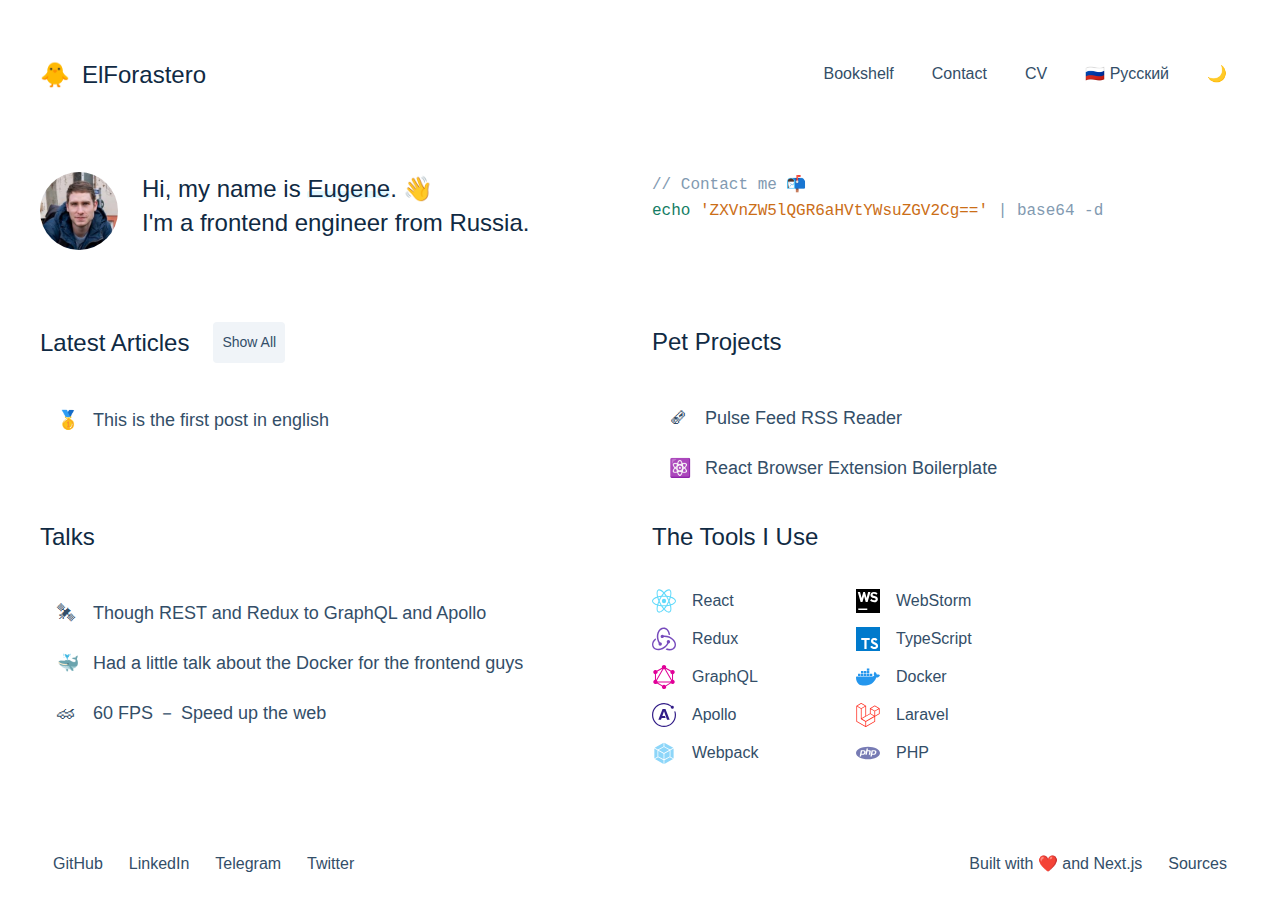
<file: index.html>
<!DOCTYPE html><html lang="en"><head><link rel="apple-touch-icon" sizes="180x180" href="/apple-touch-icon.png"/><link rel="icon" type="image/png" sizes="32x32" href="/favicon-32x32.png"/><link rel="icon" type="image/png" sizes="16x16" href="/favicon-16x16.png"/><link rel="manifest" href="/site.webmanifest"/><meta name="description" content="Thoughts on tech and frontend."/><meta name="keywords" content="elforaster, eugene dzhumak, frontend, personal blog, евгений джумак"/><link rel="preload" href="https://fonts.googleapis.com/css?family=Roboto:400,400i,500,700&amp;display=swap&amp;subset=cyrillic" as="style"/><noscript><link rel="stylesheet" href="https://fonts.googleapis.com/css?family=Roboto:400,400i,500,700&amp;display=swap&amp;subset=cyrillic"/></noscript><script async="" src="https://www.googletagmanager.com/gtag/js?id=UA-98718220-3"></script><script>
            window.dataLayer = window.dataLayer || [];
            function gtag(){dataLayer.push(arguments);}
            gtag('js', new Date());
            gtag('config', 'UA-98718220-3', {
              page_path: window.location.pathname,
            });
          </script><meta name="viewport" content="width=device-width"/><meta charSet="utf-8"/><title>Blog ﹣ Eugene Dzhumak</title><meta name="description" content="Notes about programming, frontend, interesting projects and IT industry in general."/><meta name="keywords" content="Eugene Dzhumak, personal blog, cv"/><link rel="alternate" hrefLang="en" href="https://elforastero.github.io/en/"/><link rel="alternate" hrefLang="ru" href="https://elforastero.github.io/ru/"/><link rel="alternate" hrefLang="x-default" href="https://elforastero.github.io/"/><meta name="next-head-count" content="8"/><link rel="preload" href="/_next/static/css/884656a63d9723221ecb.css" as="style"/><link rel="stylesheet" href="/_next/static/css/884656a63d9723221ecb.css" data-n-g=""/><link rel="preload" href="/_next/static/css/e8504d2e03fffb20553d.css" as="style"/><link rel="stylesheet" href="/_next/static/css/e8504d2e03fffb20553d.css" data-n-p=""/><noscript data-n-css="true"></noscript><link rel="preload" href="/_next/static/chunks/main-fe01a732bd7159b52bfd.js" as="script"/><link rel="preload" href="/_next/static/chunks/webpack-e067438c4cf4ef2ef178.js" as="script"/><link rel="preload" href="/_next/static/chunks/framework.4df82c4704a0136f6a4b.js" as="script"/><link rel="preload" href="/_next/static/chunks/commons.0b406d062ebdf0bb691e.js" as="script"/><link rel="preload" href="/_next/static/chunks/pages/_app-f4929ffddff0280a17b9.js" as="script"/><link rel="preload" href="/_next/static/chunks/65aa16e2fa786ebff557907aa1cac075f8c382e9.faa06b29b7633d930e1b.js" as="script"/><link rel="preload" href="/_next/static/chunks/d838e6551431068b003bcffcfa7abf1686499b7d.5769dfb5e9d0d47bf70e.js" as="script"/><link rel="preload" href="/_next/static/chunks/61e72689a50a2ffc3bbe8484950bd6f5590fe9c0.1693080f984f3ee97d41.js" as="script"/><link rel="preload" href="/_next/static/chunks/pages/index-634d51cbfef800bdb30a.js" as="script"/></head><body><script src="noflash.js"></script><div id="__next"><div class="_3425"><header class="_0686"><a href="/en"><div class="_5059">🐥<span class="a843">ElForastero</span></div></a><div class="_3b2f" data-is-open="false"><span role="button" class="ffbd" aria-label="Menu"><svg xmlns="http://www.w3.org/2000/svg" width="24" height="24" fill="none" stroke="currentColor" stroke-width="2" stroke-linecap="round" stroke-linejoin="round" class="feather feather-menu"><path d="M3 12h18M3 6h18M3 18h18"/></svg></span><nav class="_2063"><span role="button" class="a345" aria-label="Menu close"><svg xmlns="http://www.w3.org/2000/svg" width="24" height="24" fill="none" stroke="currentColor" stroke-width="2" stroke-linecap="round" stroke-linejoin="round" class="feather feather-x"><path d="M18 6L6 18M6 6l12 12"/></svg></span><div class="b8b6"><a class="_051b" href="/en/bookshelf">Bookshelf</a><a class="_051b" href="https://linkedin.com/in/elforastero" target="_blank" rel="noopener noreferrer">Contact</a><a class="_051b" href="https://linkedin.com/in/elforastero" target="_blank" rel="noopener noreferrer">CV</a><a class="_051b" href="/ru">🇷🇺 Русский</a><button type="button" class="_051b">🌙</button></div></nav></div></header><div class="b59f"><img src="[data-uri]" alt="Eugene Dzhumak" class="_9105 _24fe"/><h1 class="_2659">Hi, my name is <span class="_7598">Eugene</span>. 👋<br/>I&#x27;m a frontend engineer from Russia.</h1></div><pre class="_7047" style="color:var(--neutral5)"><span style="color:var(--neutral5)">// <!-- -->Contact me<!-- --> 📬</span><br/><span style="color:var(--success8)">echo</span> <span style="color:var(--warning8)">&#x27;ZXVnZW5lQGR6aHVtYWsuZGV2Cg==&#x27;</span> <!-- -->| base64 <span>-d</span></pre><section class="b76d"><h2 class="_6b2e _2393">Latest Articles<!-- --> <a class="cb17 bc3b" href="/en/blog">Show All</a></h2><a class="_5761" href="/en/blog/this-is-the-first-post-in-english"><span class="_88e0">🥇</span>This is the first post in english</a></section><section class="b76d"><h2 class="_6b2e">Pet Projects</h2><a class="_5761" target="_blank" href="https://chrome.google.com/webstore/detail/pulse-feed-reader/lcobhhomehlpbfhobkimfcnohdchjdke"><span class="_88e0">🗞</span>Pulse Feed RSS Reader</a><a class="_5761" target="_blank" href="https://github.com/ElForastero/react-browser-extension-boilerplate"><span class="_88e0">⚛️</span>React Browser Extension Boilerplate</a></section><section class="b76d"><h2 class="_6b2e">Talks</h2><a class="_5761" target="_blank" href="https://wdmeetup.ru/wdm-5.html"><span class="_88e0">🛰</span>Though REST and Redux to GraphQL and Apollo</a><a class="_5761" target="_blank" href="https://wdmeetup.ru/wdm-2.html"><span class="_88e0">🐳</span>Had a little talk about the Docker for the frontend guys</a><a class="_5761" target="_blank" href="https://wdmeetup.ru/wdm-1.html"><span class="_88e0">🏎</span>60 FPS － Speed up the web</a></section><section class="b76d"><h2 class="_6b2e">The Tools I Use</h2><div class="c1a3"><div><a href="https://reactjs.org" class="_513d" rel="noopener,noreferrer" target="_blank"><img class="_6b25" src="[data-uri]" alt="React"/>React</a><a href="https://redux.js.org" class="_513d" rel="noopener,noreferrer" target="_blank"><img class="_6b25" src="[data-uri]" alt="Redux"/>Redux</a><a href="https://graphql.org" class="_513d" rel="noopener,noreferrer" target="_blank"><img class="_6b25" src="[data-uri]" alt="GraphQL"/>GraphQL</a><a href="https://www.apollographql.com" class="_513d" rel="noopener,noreferrer" target="_blank"><img class="_6b25" src="[data-uri]" alt="Apollo"/>Apollo</a><a href="https://webpack.js.org" class="_513d" rel="noopener,noreferrer" target="_blank"><img class="_6b25" src="[data-uri]" alt="Webpack"/>Webpack</a></div><div><a href="https://www.jetbrains.com/webstorm" class="_513d" rel="noopener,noreferrer" target="_blank"><img class="_6b25" src="[data-uri]" alt="WebStorm"/>WebStorm</a><a href="https://www.typescriptlang.org" class="_513d" rel="noopener,noreferrer" target="_blank"><img class="_6b25" src="[data-uri]" alt="TypeScript"/>TypeScript</a><a href="https://www.docker.com" class="_513d" rel="noopener,noreferrer" target="_blank"><img class="_6b25" src="[data-uri]" alt="Docker"/>Docker</a><a href="https://laravel.com" class="_513d" rel="noopener,noreferrer" target="_blank"><img class="_6b25" src="[data-uri]" alt="Laravel"/>Laravel</a><a href="https://www.php.net" class="_513d" rel="noopener,noreferrer" target="_blank"><img class="_6b25" src="[data-uri]" alt="PHP"/>PHP</a></div></div></section><footer class="afca"><a class="_051b" href="https://github.com/elforastero" target="_blank" rel="noopener noreferrer">GitHub</a><a class="_051b" href="https://linkedin.com/in/elforastero" target="_blank" rel="noopener noreferrer">LinkedIn</a><a class="_051b" href="https://t.me/elforastero" target="_blank" rel="noopener noreferrer">Telegram</a><a class="_051b" href="https://twitter.com/el4astero" target="_blank" rel="noopener noreferrer">Twitter</a><a class="_051b a5d0" href="https://nextjs.org" target="_blank" rel="noopener noreferrer">Built with <span title="love">❤️</span> and Next.js</a><a class="_051b" href="https://github.com/ElForastero/blog" target="_blank" rel="noopener noreferrer">Sources</a></footer></div></div><script id="__NEXT_DATA__" type="application/json">{"props":{"pageProps":{"posts":{"en":[{"slug":"this-is-the-first-post-in-english","lang":"en","title":"This is the first post in english","description":"Actually it's not even a post","keywords":["first post"],"genre":["personal"],"icon":"🥇","cover":"/_next/static/images/kitties-0c816b51d789d0ae91aa072e6190f114.jpg","datePublished":"2020-04-05 00:00:00","dateModified":"2020-04-05 00:00:00"}],"ru":[{"slug":"migraciya-s-ubuntu-na-mac-mini","lang":"ru","title":"Миграция с Ubuntu на Mac Mini","description":"Как это было и к чему привело","keywords":["операционки","os","mac os","ubuntu"],"genre":["Операционные системы"],"icon":"🚀","cover":"/_next/static/images/desktops-f117ff4ba548817ccb67168e1aac775f.png","datePublished":"2016-09-15 00:00:00","dateModified":"2020-04-07 00:00:00"},{"slug":"wireguard-dnscrypt-i-adblock-na-routere-pod-upravleniem-openwrt-1","lang":"ru","title":"WireGuard, DNSCrypt и AdBlock на роутере под управлением OpenWRT － часть 1","description":"Как фронтендеру позаботиться о собственной сетевой безопасности. Часть 1.","keywords":["операционки","wireguard","vpn","openwrt","dnscrypt-proxy","adblock"],"genre":["Безопасность","Операционные системы"],"icon":"👩‍💻","cover":"/_next/static/images/openwrt-luci-3c650c77683295fa2609a504a2b6aa5e.png","datePublished":"2020-04-09 00:00:00","dateModified":"2020-04-09 00:00:00"}]}},"__N_SSG":true},"page":"/","query":{},"buildId":"VUNUVty3o65631YSPTuNU","nextExport":false,"isFallback":false,"gsp":true}</script><script nomodule="" src="/_next/static/chunks/polyfills-a928219009fd672c1f9f.js"></script><script src="/_next/static/chunks/main-fe01a732bd7159b52bfd.js" async=""></script><script src="/_next/static/chunks/webpack-e067438c4cf4ef2ef178.js" async=""></script><script src="/_next/static/chunks/framework.4df82c4704a0136f6a4b.js" async=""></script><script src="/_next/static/chunks/commons.0b406d062ebdf0bb691e.js" async=""></script><script src="/_next/static/chunks/pages/_app-f4929ffddff0280a17b9.js" async=""></script><script src="/_next/static/chunks/65aa16e2fa786ebff557907aa1cac075f8c382e9.faa06b29b7633d930e1b.js" async=""></script><script src="/_next/static/chunks/d838e6551431068b003bcffcfa7abf1686499b7d.5769dfb5e9d0d47bf70e.js" async=""></script><script src="/_next/static/chunks/61e72689a50a2ffc3bbe8484950bd6f5590fe9c0.1693080f984f3ee97d41.js" async=""></script><script src="/_next/static/chunks/pages/index-634d51cbfef800bdb30a.js" async=""></script><script src="/_next/static/VUNUVty3o65631YSPTuNU/_buildManifest.js" async=""></script><script src="/_next/static/VUNUVty3o65631YSPTuNU/_ssgManifest.js" async=""></script></body></html>
</file>
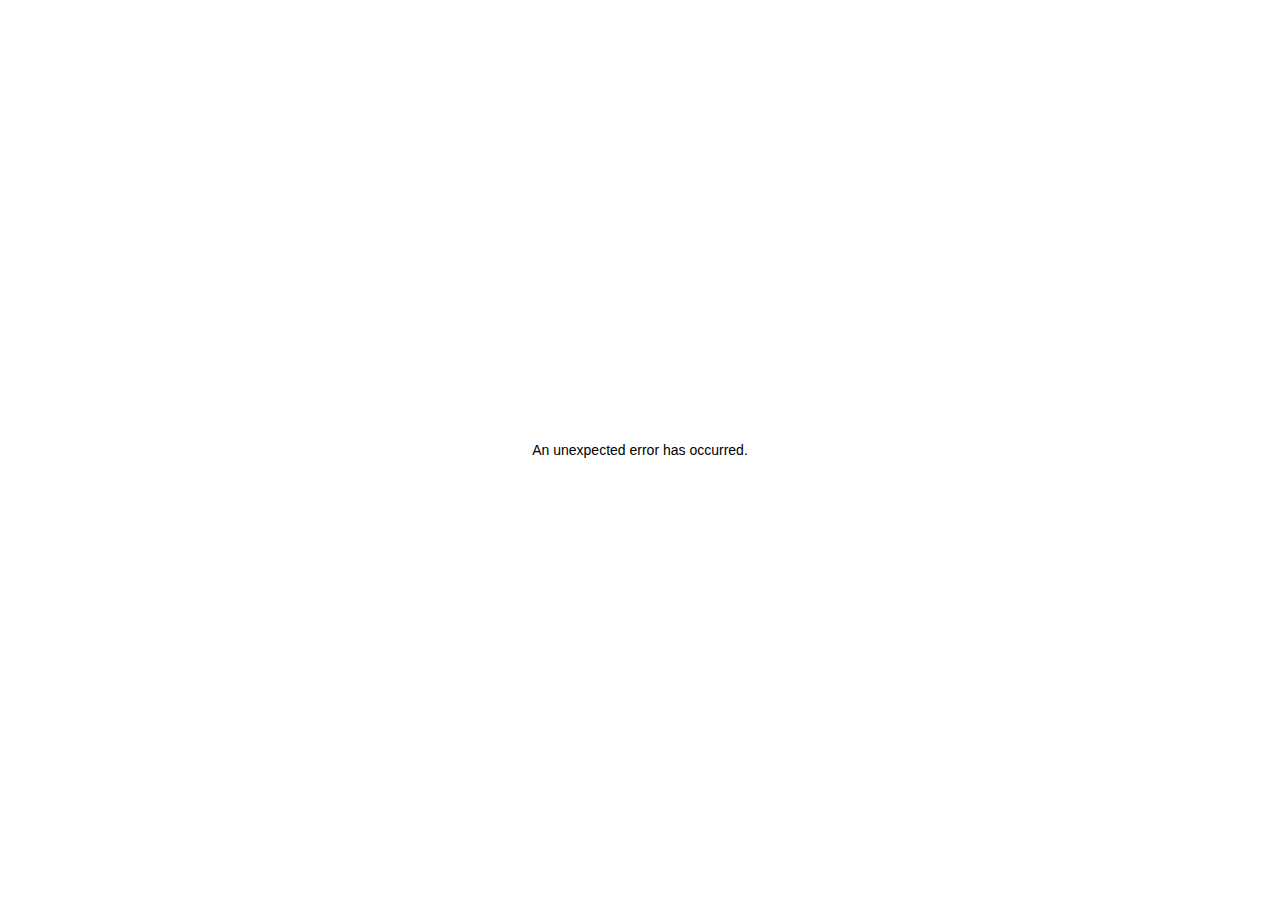
<file: [...path].html>
<!DOCTYPE html><html lang="en"><head><link rel="apple-touch-icon" sizes="180x180" href="/apple-touch-icon.png"/><link rel="icon" type="image/png" sizes="32x32" href="/favicon-32x32.png"/><link rel="icon" type="image/png" sizes="16x16" href="/favicon-16x16.png"/><link rel="manifest" href="/site.webmanifest"/><meta name="description" content="Thoughts on tech and frontend."/><meta name="keywords" content="elforaster, eugene dzhumak, frontend, personal blog, евгений джумак"/><link rel="preload" href="https://fonts.googleapis.com/css?family=Roboto:400,400i,500,700&amp;display=swap&amp;subset=cyrillic" as="style"/><noscript><link rel="stylesheet" href="https://fonts.googleapis.com/css?family=Roboto:400,400i,500,700&amp;display=swap&amp;subset=cyrillic"/></noscript><script async="" src="https://www.googletagmanager.com/gtag/js?id=UA-98718220-3"></script><script>
            window.dataLayer = window.dataLayer || [];
            function gtag(){dataLayer.push(arguments);}
            gtag('js', new Date());
            gtag('config', 'UA-98718220-3', {
              page_path: window.location.pathname,
            });
          </script><meta charSet="utf-8"/><meta name="viewport" content="width=device-width"/><meta name="next-head-count" content="2"/><link rel="preload" href="/_next/static/css/884656a63d9723221ecb.css" as="style"/><link rel="stylesheet" href="/_next/static/css/884656a63d9723221ecb.css" data-n-g=""/><noscript data-n-css="true"></noscript><link rel="preload" href="/_next/static/chunks/main-fe01a732bd7159b52bfd.js" as="script"/><link rel="preload" href="/_next/static/chunks/webpack-e067438c4cf4ef2ef178.js" as="script"/><link rel="preload" href="/_next/static/chunks/framework.4df82c4704a0136f6a4b.js" as="script"/><link rel="preload" href="/_next/static/chunks/commons.0b406d062ebdf0bb691e.js" as="script"/><link rel="preload" href="/_next/static/chunks/pages/_app-f4929ffddff0280a17b9.js" as="script"/><link rel="preload" href="/_next/static/chunks/pages/%5B...path%5D-25e7be8d9037600e07bc.js" as="script"/><link rel="preload" href="/_next/static/VUNUVty3o65631YSPTuNU/_buildManifest.js" as="script"/></head><body><script src="noflash.js"></script><div id="__next"></div><script id="__NEXT_DATA__" type="application/json">{"props":{"pageProps":{}},"page":"/[...path]","query":{},"buildId":"VUNUVty3o65631YSPTuNU","nextExport":true,"autoExport":true,"isFallback":false}</script><script nomodule="" src="/_next/static/chunks/polyfills-a928219009fd672c1f9f.js"></script><script src="/_next/static/chunks/main-fe01a732bd7159b52bfd.js" async=""></script><script src="/_next/static/chunks/webpack-e067438c4cf4ef2ef178.js" async=""></script><script src="/_next/static/chunks/framework.4df82c4704a0136f6a4b.js" async=""></script><script src="/_next/static/chunks/commons.0b406d062ebdf0bb691e.js" async=""></script><script src="/_next/static/chunks/pages/_app-f4929ffddff0280a17b9.js" async=""></script><script src="/_next/static/chunks/pages/%5B...path%5D-25e7be8d9037600e07bc.js" async=""></script><script src="/_next/static/VUNUVty3o65631YSPTuNU/_buildManifest.js" async=""></script><script src="/_next/static/VUNUVty3o65631YSPTuNU/_ssgManifest.js" async=""></script></body></html>
</file>
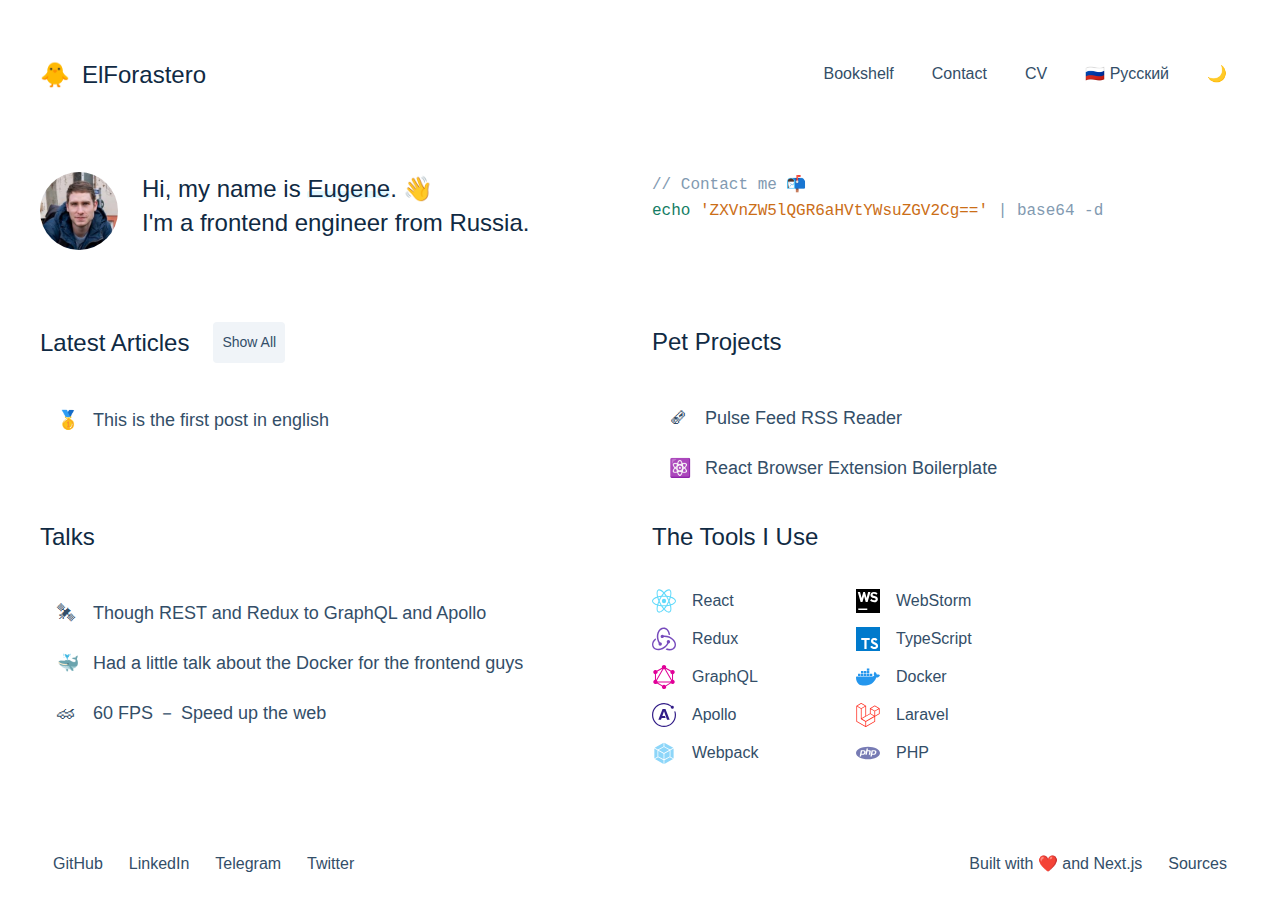
<file: en.html>
<!DOCTYPE html><html lang="en"><head><link rel="apple-touch-icon" sizes="180x180" href="/apple-touch-icon.png"/><link rel="icon" type="image/png" sizes="32x32" href="/favicon-32x32.png"/><link rel="icon" type="image/png" sizes="16x16" href="/favicon-16x16.png"/><link rel="manifest" href="/site.webmanifest"/><meta name="description" content="Thoughts on tech and frontend."/><meta name="keywords" content="elforaster, eugene dzhumak, frontend, personal blog, евгений джумак"/><link rel="preload" href="https://fonts.googleapis.com/css?family=Roboto:400,400i,500,700&amp;display=swap&amp;subset=cyrillic" as="style"/><noscript><link rel="stylesheet" href="https://fonts.googleapis.com/css?family=Roboto:400,400i,500,700&amp;display=swap&amp;subset=cyrillic"/></noscript><script async="" src="https://www.googletagmanager.com/gtag/js?id=UA-98718220-3"></script><script>
            window.dataLayer = window.dataLayer || [];
            function gtag(){dataLayer.push(arguments);}
            gtag('js', new Date());
            gtag('config', 'UA-98718220-3', {
              page_path: window.location.pathname,
            });
          </script><meta name="viewport" content="width=device-width"/><meta charSet="utf-8"/><title>Blog ﹣ Eugene Dzhumak</title><meta name="description" content="Notes about programming, frontend, interesting projects and IT industry in general."/><meta name="keywords" content="Eugene Dzhumak, personal blog, cv"/><link rel="alternate" hrefLang="en" href="https://elforastero.github.io/en/"/><link rel="alternate" hrefLang="ru" href="https://elforastero.github.io/ru/"/><link rel="alternate" hrefLang="x-default" href="https://elforastero.github.io/"/><meta name="next-head-count" content="8"/><link rel="preload" href="/_next/static/css/884656a63d9723221ecb.css" as="style"/><link rel="stylesheet" href="/_next/static/css/884656a63d9723221ecb.css" data-n-g=""/><link rel="preload" href="/_next/static/css/e8504d2e03fffb20553d.css" as="style"/><link rel="stylesheet" href="/_next/static/css/e8504d2e03fffb20553d.css" data-n-p=""/><noscript data-n-css="true"></noscript><link rel="preload" href="/_next/static/chunks/main-fe01a732bd7159b52bfd.js" as="script"/><link rel="preload" href="/_next/static/chunks/webpack-e067438c4cf4ef2ef178.js" as="script"/><link rel="preload" href="/_next/static/chunks/framework.4df82c4704a0136f6a4b.js" as="script"/><link rel="preload" href="/_next/static/chunks/commons.0b406d062ebdf0bb691e.js" as="script"/><link rel="preload" href="/_next/static/chunks/pages/_app-f4929ffddff0280a17b9.js" as="script"/><link rel="preload" href="/_next/static/chunks/65aa16e2fa786ebff557907aa1cac075f8c382e9.faa06b29b7633d930e1b.js" as="script"/><link rel="preload" href="/_next/static/chunks/d838e6551431068b003bcffcfa7abf1686499b7d.5769dfb5e9d0d47bf70e.js" as="script"/><link rel="preload" href="/_next/static/chunks/61e72689a50a2ffc3bbe8484950bd6f5590fe9c0.1693080f984f3ee97d41.js" as="script"/><link rel="preload" href="/_next/static/chunks/pages/en-eb73c4d4849cb87cb719.js" as="script"/></head><body><script src="noflash.js"></script><div id="__next"><div class="_3425"><header class="_0686"><a href="/en"><div class="_5059">🐥<span class="a843">ElForastero</span></div></a><div class="_3b2f" data-is-open="false"><span role="button" class="ffbd" aria-label="Menu"><svg xmlns="http://www.w3.org/2000/svg" width="24" height="24" fill="none" stroke="currentColor" stroke-width="2" stroke-linecap="round" stroke-linejoin="round" class="feather feather-menu"><path d="M3 12h18M3 6h18M3 18h18"/></svg></span><nav class="_2063"><span role="button" class="a345" aria-label="Menu close"><svg xmlns="http://www.w3.org/2000/svg" width="24" height="24" fill="none" stroke="currentColor" stroke-width="2" stroke-linecap="round" stroke-linejoin="round" class="feather feather-x"><path d="M18 6L6 18M6 6l12 12"/></svg></span><div class="b8b6"><a class="_051b" href="/en/bookshelf">Bookshelf</a><a class="_051b" href="https://linkedin.com/in/elforastero" target="_blank" rel="noopener noreferrer">Contact</a><a class="_051b" href="https://linkedin.com/in/elforastero" target="_blank" rel="noopener noreferrer">CV</a><a class="_051b" href="/ru">🇷🇺 Русский</a><button type="button" class="_051b">🌙</button></div></nav></div></header><div class="b59f"><img src="[data-uri]" alt="Eugene Dzhumak" class="_9105 _24fe"/><h1 class="_2659">Hi, my name is <span class="_7598">Eugene</span>. 👋<br/>I&#x27;m a frontend engineer from Russia.</h1></div><pre class="_7047" style="color:var(--neutral5)"><span style="color:var(--neutral5)">// <!-- -->Contact me<!-- --> 📬</span><br/><span style="color:var(--success8)">echo</span> <span style="color:var(--warning8)">&#x27;ZXVnZW5lQGR6aHVtYWsuZGV2Cg==&#x27;</span> <!-- -->| base64 <span>-d</span></pre><section class="b76d"><h2 class="_6b2e _2393">Latest Articles<!-- --> <a class="cb17 bc3b" href="/en/blog">Show All</a></h2><a class="_5761" href="/en/blog/this-is-the-first-post-in-english"><span class="_88e0">🥇</span>This is the first post in english</a></section><section class="b76d"><h2 class="_6b2e">Pet Projects</h2><a class="_5761" target="_blank" href="https://chrome.google.com/webstore/detail/pulse-feed-reader/lcobhhomehlpbfhobkimfcnohdchjdke"><span class="_88e0">🗞</span>Pulse Feed RSS Reader</a><a class="_5761" target="_blank" href="https://github.com/ElForastero/react-browser-extension-boilerplate"><span class="_88e0">⚛️</span>React Browser Extension Boilerplate</a></section><section class="b76d"><h2 class="_6b2e">Talks</h2><a class="_5761" target="_blank" href="https://wdmeetup.ru/wdm-5.html"><span class="_88e0">🛰</span>Though REST and Redux to GraphQL and Apollo</a><a class="_5761" target="_blank" href="https://wdmeetup.ru/wdm-2.html"><span class="_88e0">🐳</span>Had a little talk about the Docker for the frontend guys</a><a class="_5761" target="_blank" href="https://wdmeetup.ru/wdm-1.html"><span class="_88e0">🏎</span>60 FPS － Speed up the web</a></section><section class="b76d"><h2 class="_6b2e">The Tools I Use</h2><div class="c1a3"><div><a href="https://reactjs.org" class="_513d" rel="noopener,noreferrer" target="_blank"><img class="_6b25" src="[data-uri]" alt="React"/>React</a><a href="https://redux.js.org" class="_513d" rel="noopener,noreferrer" target="_blank"><img class="_6b25" src="[data-uri]" alt="Redux"/>Redux</a><a href="https://graphql.org" class="_513d" rel="noopener,noreferrer" target="_blank"><img class="_6b25" src="[data-uri]" alt="GraphQL"/>GraphQL</a><a href="https://www.apollographql.com" class="_513d" rel="noopener,noreferrer" target="_blank"><img class="_6b25" src="[data-uri]" alt="Apollo"/>Apollo</a><a href="https://webpack.js.org" class="_513d" rel="noopener,noreferrer" target="_blank"><img class="_6b25" src="[data-uri]" alt="Webpack"/>Webpack</a></div><div><a href="https://www.jetbrains.com/webstorm" class="_513d" rel="noopener,noreferrer" target="_blank"><img class="_6b25" src="[data-uri]" alt="WebStorm"/>WebStorm</a><a href="https://www.typescriptlang.org" class="_513d" rel="noopener,noreferrer" target="_blank"><img class="_6b25" src="[data-uri]" alt="TypeScript"/>TypeScript</a><a href="https://www.docker.com" class="_513d" rel="noopener,noreferrer" target="_blank"><img class="_6b25" src="[data-uri]" alt="Docker"/>Docker</a><a href="https://laravel.com" class="_513d" rel="noopener,noreferrer" target="_blank"><img class="_6b25" src="[data-uri]" alt="Laravel"/>Laravel</a><a href="https://www.php.net" class="_513d" rel="noopener,noreferrer" target="_blank"><img class="_6b25" src="[data-uri]" alt="PHP"/>PHP</a></div></div></section><footer class="afca"><a class="_051b" href="https://github.com/elforastero" target="_blank" rel="noopener noreferrer">GitHub</a><a class="_051b" href="https://linkedin.com/in/elforastero" target="_blank" rel="noopener noreferrer">LinkedIn</a><a class="_051b" href="https://t.me/elforastero" target="_blank" rel="noopener noreferrer">Telegram</a><a class="_051b" href="https://twitter.com/el4astero" target="_blank" rel="noopener noreferrer">Twitter</a><a class="_051b a5d0" href="https://nextjs.org" target="_blank" rel="noopener noreferrer">Built with <span title="love">❤️</span> and Next.js</a><a class="_051b" href="https://github.com/ElForastero/blog" target="_blank" rel="noopener noreferrer">Sources</a></footer></div></div><script id="__NEXT_DATA__" type="application/json">{"props":{"pageProps":{"posts":{"en":[{"slug":"this-is-the-first-post-in-english","lang":"en","title":"This is the first post in english","description":"Actually it's not even a post","keywords":["first post"],"genre":["personal"],"icon":"🥇","cover":"/_next/static/images/kitties-0c816b51d789d0ae91aa072e6190f114.jpg","datePublished":"2020-04-05 00:00:00","dateModified":"2020-04-05 00:00:00"}],"ru":[{"slug":"migraciya-s-ubuntu-na-mac-mini","lang":"ru","title":"Миграция с Ubuntu на Mac Mini","description":"Как это было и к чему привело","keywords":["операционки","os","mac os","ubuntu"],"genre":["Операционные системы"],"icon":"🚀","cover":"/_next/static/images/desktops-f117ff4ba548817ccb67168e1aac775f.png","datePublished":"2016-09-15 00:00:00","dateModified":"2020-04-07 00:00:00"},{"slug":"wireguard-dnscrypt-i-adblock-na-routere-pod-upravleniem-openwrt-1","lang":"ru","title":"WireGuard, DNSCrypt и AdBlock на роутере под управлением OpenWRT － часть 1","description":"Как фронтендеру позаботиться о собственной сетевой безопасности. Часть 1.","keywords":["операционки","wireguard","vpn","openwrt","dnscrypt-proxy","adblock"],"genre":["Безопасность","Операционные системы"],"icon":"👩‍💻","cover":"/_next/static/images/openwrt-luci-3c650c77683295fa2609a504a2b6aa5e.png","datePublished":"2020-04-09 00:00:00","dateModified":"2020-04-09 00:00:00"}]}},"__N_SSG":true},"page":"/en","query":{},"buildId":"VUNUVty3o65631YSPTuNU","nextExport":false,"isFallback":false,"gsp":true}</script><script nomodule="" src="/_next/static/chunks/polyfills-a928219009fd672c1f9f.js"></script><script src="/_next/static/chunks/main-fe01a732bd7159b52bfd.js" async=""></script><script src="/_next/static/chunks/webpack-e067438c4cf4ef2ef178.js" async=""></script><script src="/_next/static/chunks/framework.4df82c4704a0136f6a4b.js" async=""></script><script src="/_next/static/chunks/commons.0b406d062ebdf0bb691e.js" async=""></script><script src="/_next/static/chunks/pages/_app-f4929ffddff0280a17b9.js" async=""></script><script src="/_next/static/chunks/65aa16e2fa786ebff557907aa1cac075f8c382e9.faa06b29b7633d930e1b.js" async=""></script><script src="/_next/static/chunks/d838e6551431068b003bcffcfa7abf1686499b7d.5769dfb5e9d0d47bf70e.js" async=""></script><script src="/_next/static/chunks/61e72689a50a2ffc3bbe8484950bd6f5590fe9c0.1693080f984f3ee97d41.js" async=""></script><script src="/_next/static/chunks/pages/en-eb73c4d4849cb87cb719.js" async=""></script><script src="/_next/static/VUNUVty3o65631YSPTuNU/_buildManifest.js" async=""></script><script src="/_next/static/VUNUVty3o65631YSPTuNU/_ssgManifest.js" async=""></script></body></html>
</file>
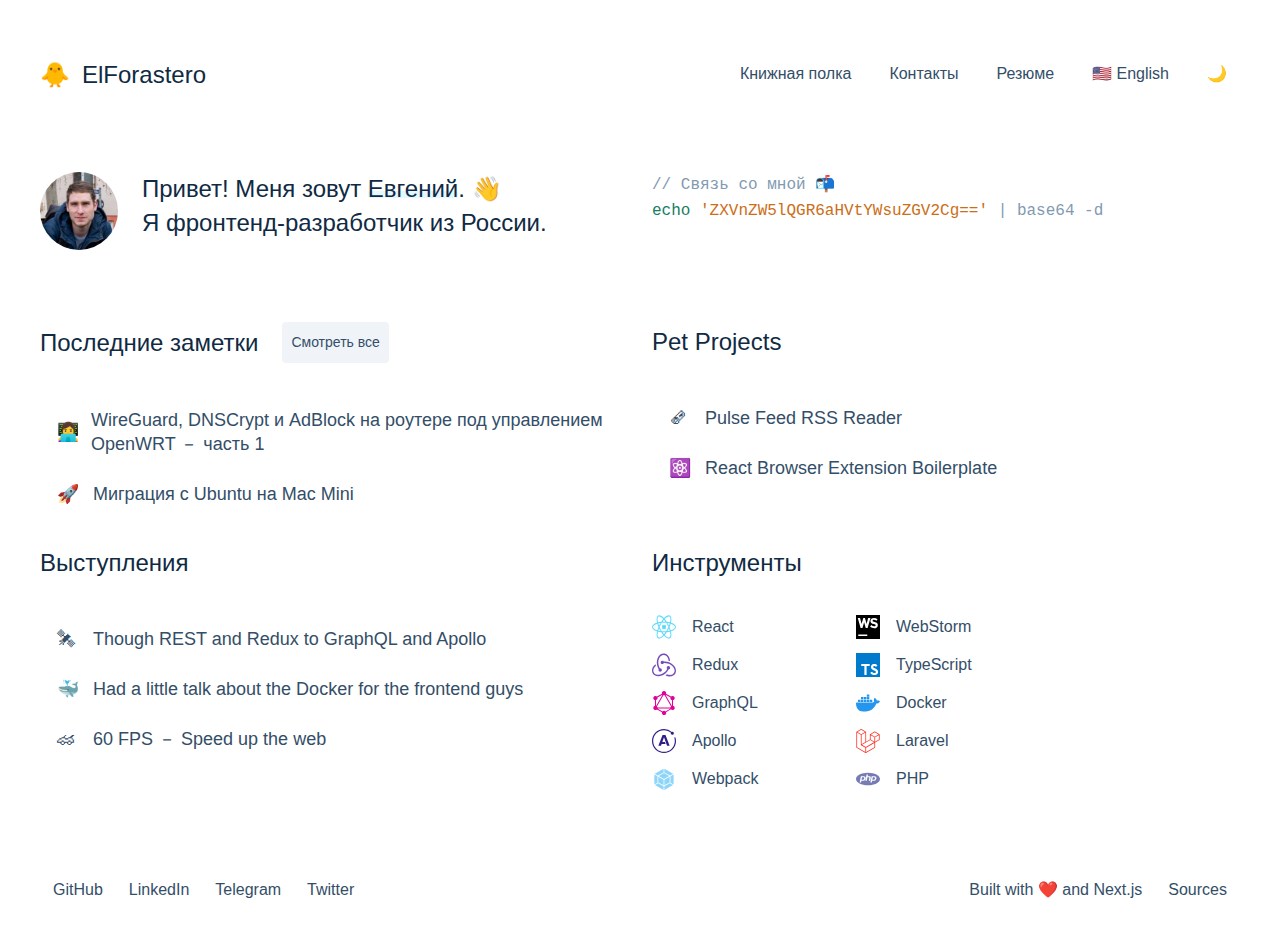
<file: ru.html>
<!DOCTYPE html><html lang="en"><head><link rel="apple-touch-icon" sizes="180x180" href="/apple-touch-icon.png"/><link rel="icon" type="image/png" sizes="32x32" href="/favicon-32x32.png"/><link rel="icon" type="image/png" sizes="16x16" href="/favicon-16x16.png"/><link rel="manifest" href="/site.webmanifest"/><meta name="description" content="Thoughts on tech and frontend."/><meta name="keywords" content="elforaster, eugene dzhumak, frontend, personal blog, евгений джумак"/><link rel="preload" href="https://fonts.googleapis.com/css?family=Roboto:400,400i,500,700&amp;display=swap&amp;subset=cyrillic" as="style"/><noscript><link rel="stylesheet" href="https://fonts.googleapis.com/css?family=Roboto:400,400i,500,700&amp;display=swap&amp;subset=cyrillic"/></noscript><script async="" src="https://www.googletagmanager.com/gtag/js?id=UA-98718220-3"></script><script>
            window.dataLayer = window.dataLayer || [];
            function gtag(){dataLayer.push(arguments);}
            gtag('js', new Date());
            gtag('config', 'UA-98718220-3', {
              page_path: window.location.pathname,
            });
          </script><meta name="viewport" content="width=device-width"/><meta charSet="utf-8"/><title>Блог ﹣ Евгений Джумак</title><meta name="description" content="Заметки о программировании, фронтенде, интересных проектах и IT индустрии в целом."/><meta name="keywords" content="Евгений Джумак, персональный блог, резюме"/><link rel="alternate" hrefLang="en" href="https://elforastero.github.io/en/"/><link rel="alternate" hrefLang="ru" href="https://elforastero.github.io/ru/"/><link rel="alternate" hrefLang="x-default" href="https://elforastero.github.io/"/><meta name="next-head-count" content="8"/><link rel="preload" href="/_next/static/css/884656a63d9723221ecb.css" as="style"/><link rel="stylesheet" href="/_next/static/css/884656a63d9723221ecb.css" data-n-g=""/><link rel="preload" href="/_next/static/css/e8504d2e03fffb20553d.css" as="style"/><link rel="stylesheet" href="/_next/static/css/e8504d2e03fffb20553d.css" data-n-p=""/><noscript data-n-css="true"></noscript><link rel="preload" href="/_next/static/chunks/main-fe01a732bd7159b52bfd.js" as="script"/><link rel="preload" href="/_next/static/chunks/webpack-e067438c4cf4ef2ef178.js" as="script"/><link rel="preload" href="/_next/static/chunks/framework.4df82c4704a0136f6a4b.js" as="script"/><link rel="preload" href="/_next/static/chunks/commons.0b406d062ebdf0bb691e.js" as="script"/><link rel="preload" href="/_next/static/chunks/pages/_app-f4929ffddff0280a17b9.js" as="script"/><link rel="preload" href="/_next/static/chunks/65aa16e2fa786ebff557907aa1cac075f8c382e9.faa06b29b7633d930e1b.js" as="script"/><link rel="preload" href="/_next/static/chunks/d838e6551431068b003bcffcfa7abf1686499b7d.5769dfb5e9d0d47bf70e.js" as="script"/><link rel="preload" href="/_next/static/chunks/61e72689a50a2ffc3bbe8484950bd6f5590fe9c0.1693080f984f3ee97d41.js" as="script"/><link rel="preload" href="/_next/static/chunks/pages/ru-093856ecc9c4ebe3cdd0.js" as="script"/></head><body><script src="noflash.js"></script><div id="__next"><div class="_3425"><header class="_0686"><a href="/ru"><div class="_5059">🐥<span class="a843">ElForastero</span></div></a><div class="_3b2f" data-is-open="false"><span role="button" class="ffbd" aria-label="Menu"><svg xmlns="http://www.w3.org/2000/svg" width="24" height="24" fill="none" stroke="currentColor" stroke-width="2" stroke-linecap="round" stroke-linejoin="round" class="feather feather-menu"><path d="M3 12h18M3 6h18M3 18h18"/></svg></span><nav class="_2063"><span role="button" class="a345" aria-label="Menu close"><svg xmlns="http://www.w3.org/2000/svg" width="24" height="24" fill="none" stroke="currentColor" stroke-width="2" stroke-linecap="round" stroke-linejoin="round" class="feather feather-x"><path d="M18 6L6 18M6 6l12 12"/></svg></span><div class="b8b6"><a class="_051b" href="/ru/bookshelf">Книжная полка</a><a class="_051b" href="https://linkedin.com/in/elforastero" target="_blank" rel="noopener noreferrer">Контакты</a><a class="_051b" href="https://linkedin.com/in/elforastero" target="_blank" rel="noopener noreferrer">Резюме</a><a class="_051b" href="/en">🇺🇸 English󠁧󠁢</a><button type="button" class="_051b">🌙</button></div></nav></div></header><div class="b59f"><img src="[data-uri]" alt="Eugene Dzhumak" class="_9105 _24fe"/><h1 class="_2659">Привет! Меня зовут <span class="_7598">Евгений</span>. 👋<br/>Я фронтенд-разработчик из России.</h1></div><pre class="_7047" style="color:var(--neutral5)"><span style="color:var(--neutral5)">// <!-- -->Связь со мной<!-- --> 📬</span><br/><span style="color:var(--success8)">echo</span> <span style="color:var(--warning8)">&#x27;ZXVnZW5lQGR6aHVtYWsuZGV2Cg==&#x27;</span> <!-- -->| base64 <span>-d</span></pre><section class="b76d"><h2 class="_6b2e _2393">Последние заметки<!-- --> <a class="cb17 bc3b" href="/ru/blog">Смотреть все</a></h2><a class="_5761" href="/ru/blog/wireguard-dnscrypt-i-adblock-na-routere-pod-upravleniem-openwrt-1"><span class="_88e0">👩‍💻</span>WireGuard, DNSCrypt и AdBlock на роутере под управлением OpenWRT － часть 1</a><a class="_5761" href="/ru/blog/migraciya-s-ubuntu-na-mac-mini"><span class="_88e0">🚀</span>Миграция с Ubuntu на Mac Mini</a></section><section class="b76d"><h2 class="_6b2e">Pet Projects</h2><a class="_5761" target="_blank" href="https://chrome.google.com/webstore/detail/pulse-feed-reader/lcobhhomehlpbfhobkimfcnohdchjdke"><span class="_88e0">🗞</span>Pulse Feed RSS Reader</a><a class="_5761" target="_blank" href="https://github.com/ElForastero/react-browser-extension-boilerplate"><span class="_88e0">⚛️</span>React Browser Extension Boilerplate</a></section><section class="b76d"><h2 class="_6b2e">Выступления</h2><a class="_5761" target="_blank" href="https://wdmeetup.ru/wdm-5.html"><span class="_88e0">🛰</span>Though REST and Redux to GraphQL and Apollo</a><a class="_5761" target="_blank" href="https://wdmeetup.ru/wdm-2.html"><span class="_88e0">🐳</span>Had a little talk about the Docker for the frontend guys</a><a class="_5761" target="_blank" href="https://wdmeetup.ru/wdm-1.html"><span class="_88e0">🏎</span>60 FPS － Speed up the web</a></section><section class="b76d"><h2 class="_6b2e">Инструменты</h2><div class="c1a3"><div><a href="https://reactjs.org" class="_513d" rel="noopener,noreferrer" target="_blank"><img class="_6b25" src="[data-uri]" alt="React"/>React</a><a href="https://redux.js.org" class="_513d" rel="noopener,noreferrer" target="_blank"><img class="_6b25" src="[data-uri]" alt="Redux"/>Redux</a><a href="https://graphql.org" class="_513d" rel="noopener,noreferrer" target="_blank"><img class="_6b25" src="[data-uri]" alt="GraphQL"/>GraphQL</a><a href="https://www.apollographql.com" class="_513d" rel="noopener,noreferrer" target="_blank"><img class="_6b25" src="[data-uri]" alt="Apollo"/>Apollo</a><a href="https://webpack.js.org" class="_513d" rel="noopener,noreferrer" target="_blank"><img class="_6b25" src="[data-uri]" alt="Webpack"/>Webpack</a></div><div><a href="https://www.jetbrains.com/webstorm" class="_513d" rel="noopener,noreferrer" target="_blank"><img class="_6b25" src="[data-uri]" alt="WebStorm"/>WebStorm</a><a href="https://www.typescriptlang.org" class="_513d" rel="noopener,noreferrer" target="_blank"><img class="_6b25" src="[data-uri]" alt="TypeScript"/>TypeScript</a><a href="https://www.docker.com" class="_513d" rel="noopener,noreferrer" target="_blank"><img class="_6b25" src="[data-uri]" alt="Docker"/>Docker</a><a href="https://laravel.com" class="_513d" rel="noopener,noreferrer" target="_blank"><img class="_6b25" src="[data-uri]" alt="Laravel"/>Laravel</a><a href="https://www.php.net" class="_513d" rel="noopener,noreferrer" target="_blank"><img class="_6b25" src="[data-uri]" alt="PHP"/>PHP</a></div></div></section><footer class="afca"><a class="_051b" href="https://github.com/elforastero" target="_blank" rel="noopener noreferrer">GitHub</a><a class="_051b" href="https://linkedin.com/in/elforastero" target="_blank" rel="noopener noreferrer">LinkedIn</a><a class="_051b" href="https://t.me/elforastero" target="_blank" rel="noopener noreferrer">Telegram</a><a class="_051b" href="https://twitter.com/el4astero" target="_blank" rel="noopener noreferrer">Twitter</a><a class="_051b a5d0" href="https://nextjs.org" target="_blank" rel="noopener noreferrer">Built with <span title="love">❤️</span> and Next.js</a><a class="_051b" href="https://github.com/ElForastero/blog" target="_blank" rel="noopener noreferrer">Sources</a></footer></div></div><script id="__NEXT_DATA__" type="application/json">{"props":{"pageProps":{"posts":{"en":[{"slug":"this-is-the-first-post-in-english","lang":"en","title":"This is the first post in english","description":"Actually it's not even a post","keywords":["first post"],"genre":["personal"],"icon":"🥇","cover":"/_next/static/images/kitties-0c816b51d789d0ae91aa072e6190f114.jpg","datePublished":"2020-04-05 00:00:00","dateModified":"2020-04-05 00:00:00"}],"ru":[{"slug":"wireguard-dnscrypt-i-adblock-na-routere-pod-upravleniem-openwrt-1","lang":"ru","title":"WireGuard, DNSCrypt и AdBlock на роутере под управлением OpenWRT － часть 1","description":"Как фронтендеру позаботиться о собственной сетевой безопасности. Часть 1.","keywords":["операционки","wireguard","vpn","openwrt","dnscrypt-proxy","adblock"],"genre":["Безопасность","Операционные системы"],"icon":"👩‍💻","cover":"/_next/static/images/openwrt-luci-3c650c77683295fa2609a504a2b6aa5e.png","datePublished":"2020-04-09 00:00:00","dateModified":"2020-04-09 00:00:00"},{"slug":"migraciya-s-ubuntu-na-mac-mini","lang":"ru","title":"Миграция с Ubuntu на Mac Mini","description":"Как это было и к чему привело","keywords":["операционки","os","mac os","ubuntu"],"genre":["Операционные системы"],"icon":"🚀","cover":"/_next/static/images/desktops-f117ff4ba548817ccb67168e1aac775f.png","datePublished":"2016-09-15 00:00:00","dateModified":"2020-04-07 00:00:00"}]}},"__N_SSG":true},"page":"/ru","query":{},"buildId":"VUNUVty3o65631YSPTuNU","nextExport":false,"isFallback":false,"gsp":true}</script><script nomodule="" src="/_next/static/chunks/polyfills-a928219009fd672c1f9f.js"></script><script src="/_next/static/chunks/main-fe01a732bd7159b52bfd.js" async=""></script><script src="/_next/static/chunks/webpack-e067438c4cf4ef2ef178.js" async=""></script><script src="/_next/static/chunks/framework.4df82c4704a0136f6a4b.js" async=""></script><script src="/_next/static/chunks/commons.0b406d062ebdf0bb691e.js" async=""></script><script src="/_next/static/chunks/pages/_app-f4929ffddff0280a17b9.js" async=""></script><script src="/_next/static/chunks/65aa16e2fa786ebff557907aa1cac075f8c382e9.faa06b29b7633d930e1b.js" async=""></script><script src="/_next/static/chunks/d838e6551431068b003bcffcfa7abf1686499b7d.5769dfb5e9d0d47bf70e.js" async=""></script><script src="/_next/static/chunks/61e72689a50a2ffc3bbe8484950bd6f5590fe9c0.1693080f984f3ee97d41.js" async=""></script><script src="/_next/static/chunks/pages/ru-093856ecc9c4ebe3cdd0.js" async=""></script><script src="/_next/static/VUNUVty3o65631YSPTuNU/_buildManifest.js" async=""></script><script src="/_next/static/VUNUVty3o65631YSPTuNU/_ssgManifest.js" async=""></script></body></html>
</file>
<file: _next/static/css/e8504d2e03fffb20553d.css>
._5059{font-size:var(--fs6);font-weight:500}.a843{margin-left:var(--s3)}._3b2f{position:relative}._2063{display:flex;-webkit-transition:opacity .2s ease-out;transition:opacity .2s ease-out}.b8b6{display:grid;grid-auto-flow:column;grid-gap:var(--s3)}.ffbd{margin-left:auto}.a345,.ffbd{display:none}.a345{align-self:flex-end}.a345,.ffbd{color:var(--neutral10)}@media screen and (max-width:768px){._2063{position:fixed;top:0;left:0;width:100vw;height:100vh;padding:var(--s6) var(--s4)}[data-is-open=false] ._2063{opacity:0;pointer-events:none}[data-is-open=true] ._2063{box-shadow:var(--shadow-xl);opacity:1;pointer-events:all}.a345,.ffbd{display:block}._2063{flex-flow:column;background-color:var(--neutral0);z-index:2}.b8b6{grid-auto-flow:row}.b8b6>*{text-align:center!important}}._051b{padding:var(--s3) var(--s3);border-radius:var(--r2);color:var(--neutral8);text-decoration:none;-webkit-transition:background .2s ease-in-out,color .2s ease-in-out;transition:background .2s ease-in-out,color .2s ease-in-out;border:1px dashed transparent;background-color:transparent;cursor:pointer;text-align:left}._051b:hover{color:var(--neutral10);background-color:var(--neutral1)}._051b:focus{outline:none;border-color:var(--neutral4)}._051b:active{border-color:var(--neutral4)}._0686{display:flex;align-items:center;justify-content:space-between;padding-top:var(--s12);padding-bottom:var(--s12);grid-column:col/span 12}@media screen and (max-width:768px){._0686{padding-top:var(--s6)}}.afca{display:flex;padding-top:var(--s12);padding-bottom:var(--s6);grid-column:span 12}.a5d0{margin-left:auto}@media screen and (max-width:768px){.afca{flex-flow:column nowrap}.a5d0{margin-left:0}}._3425{max-width:1200px;margin:0 auto;display:grid;grid-template-columns:repeat(12,[col] 1fr);grid-gap:24px}@media screen and (max-width:1200px){._3425{padding:0 var(--s4)}}._9105{border-radius:50%;max-width:100%}._7598{display:inline-block;position:relative}._7598:after{content:"";display:block;border-radius:var(--r1);position:absolute;left:0;top:55%;height:.3em;width:100%;z-index:-1;background-color:var(--additional1)}.b59f{display:flex;margin-bottom:var(--s12)}._7047,.b59f{grid-column:span 6}._7047{overflow-x:auto;align-items:center;margin:0;font-family:Consolas,Menlo,Monaco,source-code-pro,Courier New,monospace}._24fe{width:78px;height:78px;margin-right:24px}._2659{font-size:var(--fs6);line-height:34px;font-weight:400;margin:0}@media screen and (max-width:1200px){.b59f{margin-bottom:0}._7047,.b59f{grid-column:col/span 12}._7047{margin-bottom:var(--s12)}}._6b2e{font-size:var(--fs6);margin-bottom:var(--s8)}._6b2e,._2303{margin-top:0;font-weight:500}._2303{font-size:var(--fs5);margin-bottom:var(--s6)}.cb17{border-radius:var(--r2);background-color:var(--neutral1);border:1px dashed transparent;font-size:var(--fs2);padding:var(--s2) var(--s2);font-weight:400;color:var(--neutral8);white-space:nowrap}.cb17:hover{background-color:var(--neutral2)}.cb17:focus{outline:none;border-color:var(--neutral4)}.cb17:active{border-color:var(--neutral4)}._5761{display:flex;align-items:center;padding:var(--s3) var(--s4);border-radius:var(--r2);font-size:var(--fs4);line-height:24px;color:var(--neutral8);-webkit-transition:background-color .2s ease-in-out,color .2s ease-in-out;transition:background-color .2s ease-in-out,color .2s ease-in-out;border:1px dashed transparent}._5761:hover{background-color:var(--neutral1);color:var(--neutral10)}._5761:focus{outline:none;border-color:var(--neutral4)}._5761:active{border-color:var(--neutral4)}._88e0{display:flex;align-items:center;width:24px;height:24px;margin-right:var(--s3);font-size:1em}.bc3b{margin-left:var(--s6)}._2393{display:flex;align-items:center}.c1a3{display:grid;grid-template-columns:1fr 1fr 1fr;grid-gap:24px}._6b25{width:24px;height:24px;margin-right:var(--fs3);-webkit-transition:opacity .2s ease-in-out;transition:opacity .2s ease-in-out}._513d{display:flex;align-items:center;font-size:var(--fs3);color:var(--neutral8)}._513d:hover{text-decoration:underline;color:var(--neutral10)}._513d:hover ._6b25{opacity:.8}._513d:not(:last-child){margin-bottom:var(--s3)}._8cd8{cursor:pointer}.e3df{max-width:33%!important}._8531{position:fixed;top:0;left:0;right:0;bottom:0;background-color:rgba(16,42,67,.7);cursor:pointer}._8531,._8531 figure{display:flex;align-items:center;justify-content:center}._8531 figure{flex-flow:column nowrap;height:100%;width:100%;max-width:95vw;max-height:90vh}._8531 figcaption{margin-top:var(--s3);color:var(--neutral5)}._8531 img{border-radius:var(--r2);max-width:100%;max-height:100%}._5f6e{width:50px;height:50px;background-position:50%;background-repeat:no-repeat;background-color:transparent;border:none;position:absolute;top:50%;-webkit-transform:translateY(-50%);transform:translateY(-50%);cursor:pointer;color:var(--neutral1);display:flex;align-items:center;justify-content:center;opacity:.5}._5f6e:active,._5f6e:hover{color:var(--neutral3);opacity:1}._5f6e._931c{left:0}._5f6e._39b5{right:0}.b76d{grid-column:span 6}@media screen and (max-width:768px){.b76d{grid-column:span 12}}
</file>
<file: _next/static/css/884656a63d9723221ecb.css>
/*! normalize.css v8.0.1 | MIT License | github.com/necolas/normalize.css */html{line-height:1.15;-webkit-text-size-adjust:100%}body{margin:0}main{display:block}h1{font-size:2em;margin:.67em 0}hr{box-sizing:content-box;height:0;overflow:visible}pre{font-family:monospace,monospace;font-size:1em}a{background-color:transparent}abbr[title]{border-bottom:none;text-decoration:underline;-webkit-text-decoration:underline dotted;text-decoration:underline dotted}b,strong{font-weight:bolder}code,kbd,samp{font-family:monospace,monospace;font-size:1em}small{font-size:80%}sub,sup{font-size:75%;line-height:0;position:relative;vertical-align:baseline}sub{bottom:-.25em}sup{top:-.5em}img{border-style:none}button,input,optgroup,select,textarea{font-family:inherit;font-size:100%;line-height:1.15;margin:0}button,input{overflow:visible}button,select{text-transform:none}[type=button],[type=reset],[type=submit],button{-webkit-appearance:button}[type=button]::-moz-focus-inner,[type=reset]::-moz-focus-inner,[type=submit]::-moz-focus-inner,button::-moz-focus-inner{border-style:none;padding:0}[type=button]:-moz-focusring,[type=reset]:-moz-focusring,[type=submit]:-moz-focusring,button:-moz-focusring{outline:1px dotted ButtonText}fieldset{padding:.35em .75em .625em}legend{box-sizing:border-box;color:inherit;display:table;max-width:100%;padding:0;white-space:normal}progress{vertical-align:baseline}textarea{overflow:auto}[type=checkbox],[type=radio]{box-sizing:border-box;padding:0}[type=number]::-webkit-inner-spin-button,[type=number]::-webkit-outer-spin-button{height:auto}[type=search]{-webkit-appearance:textfield;outline-offset:-2px}[type=search]::-webkit-search-decoration{-webkit-appearance:none}::-webkit-file-upload-button{-webkit-appearance:button;font:inherit}details{display:block}summary{display:list-item}template{display:none}[hidden]{display:none}body{--primary1:#e6e6ff;--primary2:#c4c6ff;--primary3:#a2a5fc;--primary4:#8888fc;--primary5:#7069fa;--primary6:#5d55fa;--primary7:#4d3df7;--primary8:#3525e6;--primary9:#1d0ebe;--primary10:#0c008c;--neutral0:#fff;--neutral1:#f0f4f8;--neutral2:#d9e2ec;--neutral3:#bcccdc;--neutral4:#9fb3c8;--neutral5:#829ab1;--neutral6:#627d98;--neutral7:#486581;--neutral8:#334e68;--neutral9:#243b53;--neutral10:#102a43;--success1:#effcf6;--success2:#c6f7e2;--success3:#8eedc7;--success4:#65d6ad;--success5:#3ebd93;--success6:#27ab83;--success7:#199473;--success8:#147d64;--success9:#0c6b58;--success10:#014d40;--warning1:#fffbea;--warning2:#fff3c4;--warning3:#fce588;--warning4:#fadb5f;--warning5:#f7c948;--warning6:#f0b429;--warning7:#de911d;--warning8:#cb6e17;--warning9:#b44d12;--warning10:#8d2b0b;--danger1:#ffe3e3;--danger2:#ffbdbd;--danger3:#ff9b9b;--danger4:#f86a6a;--danger5:#ef4e4e;--danger6:#e12d39;--danger7:#cf1124;--danger8:#ab091e;--danger9:#8a041a;--danger10:#610316;--additional1:#e3f8ff;--additional2:#b3ecff;--additional3:#81defd;--additional4:#5ed0fa;--additional5:#40c3f7;--additional6:#2bb0ed;--additional7:#1992d4;--additional8:#127fbf;--additional9:#0b69a3;--additional10:#035388;--body-bg:var(--neutral0);--body-color:var(--neutral10);background-color:var(--body-bg);color:var(--body-color)}body.dark-mode{--primary10:#e6e6ff;--primary9:#c4c6ff;--primary8:#a2a5fc;--primary7:#8888fc;--primary6:#7069fa;--primary5:#5d55fa;--primary4:#4d3df7;--primary3:#3525e6;--primary2:#1d0ebe;--primary1:#0c008c;--neutral10:#fff;--neutral9:#f0f4f8;--neutral8:#d9e2ec;--neutral7:#bcccdc;--neutral6:#9fb3c8;--neutral5:#829ab1;--neutral4:#627d98;--neutral3:#486581;--neutral2:#334e68;--neutral1:#243b53;--neutral0:#102a43;--success10:#effcf6;--success9:#c6f7e2;--success8:#8eedc7;--success7:#65d6ad;--success6:#3ebd93;--success5:#27ab83;--success4:#199473;--success3:#147d64;--success2:#0c6b58;--success1:#014d40;--warning10:#fffbea;--warning9:#fff3c4;--warning8:#fce588;--warning7:#fadb5f;--warning6:#f7c948;--warning5:#f0b429;--warning4:#de911d;--warning3:#cb6e17;--warning2:#b44d12;--warning1:#8d2b0b;--additional10:#e3f8ff;--additional9:#b3ecff;--additional8:#81defd;--additional7:#5ed0fa;--additional6:#40c3f7;--additional5:#2bb0ed;--additional4:#1992d4;--additional3:#127fbf;--additional2:#0b69a3;--additional1:#035388;--danger10:#ffe3e3;--danger9:#ffbdbd;--danger8:#ff9b9b;--danger7:#f86a6a;--danger6:#ef4e4e;--danger5:#e12d39;--danger4:#cf1124;--danger3:#ab091e;--danger2:#8a041a;--danger1:#610316;--body-color:var(--neutral7)}body.light-mode{-webkit-transition:background-color .5s ease;transition:background-color .5s ease}:root{--s1:4px;--s2:8px;--s3:12px;--s4:16px;--s5:20px;--s6:24px;--s8:32px;--s10:40px;--s12:48px;--s16:64px}:root{--r1:2px;--r2:4px}:root{--fs1:12px;--fs2:14px;--fs3:16px;--fs4:18px;--fs5:20px;--fs6:24px;--fs7:30px;--fs8:36px;--fs9:48px;--fs10:60px;--fs11:72px;--base-font-size:14px;--rhythm:1.625;--leading:calc(var(--rhythm)*1rem);--scale:1.25}::-moz-selection{background-color:var(--primary6);color:var(--neutral0)}::selection{background-color:var(--primary6);color:var(--neutral0)}body{font-family:Roboto,Helvetica,Tahoma,sans-serif;font-size:var(--fs3);line-height:var(--rhythm);-webkit-font-smoothing:antialiased;-webkit-overflow-scrolling:touch}a{text-decoration:none;color:var(--neutral10)}body.dark-mode ::-moz-selection{background-color:var(--primary7);color:var(--neutral8)}body.dark-mode ::selection{background-color:var(--primary7);color:var(--neutral8)}:root{--shadow-md:0 4px 6px -1px rgba(0,0,0,0.1),0 2px 4px -1px rgba(0,0,0,0.06);--shadow-xl:0 20px 25px -5px rgba(0,0,0,0.1),0 10px 10px -5px rgba(0,0,0,0.04)}*{box-sizing:border-box}
</file>
